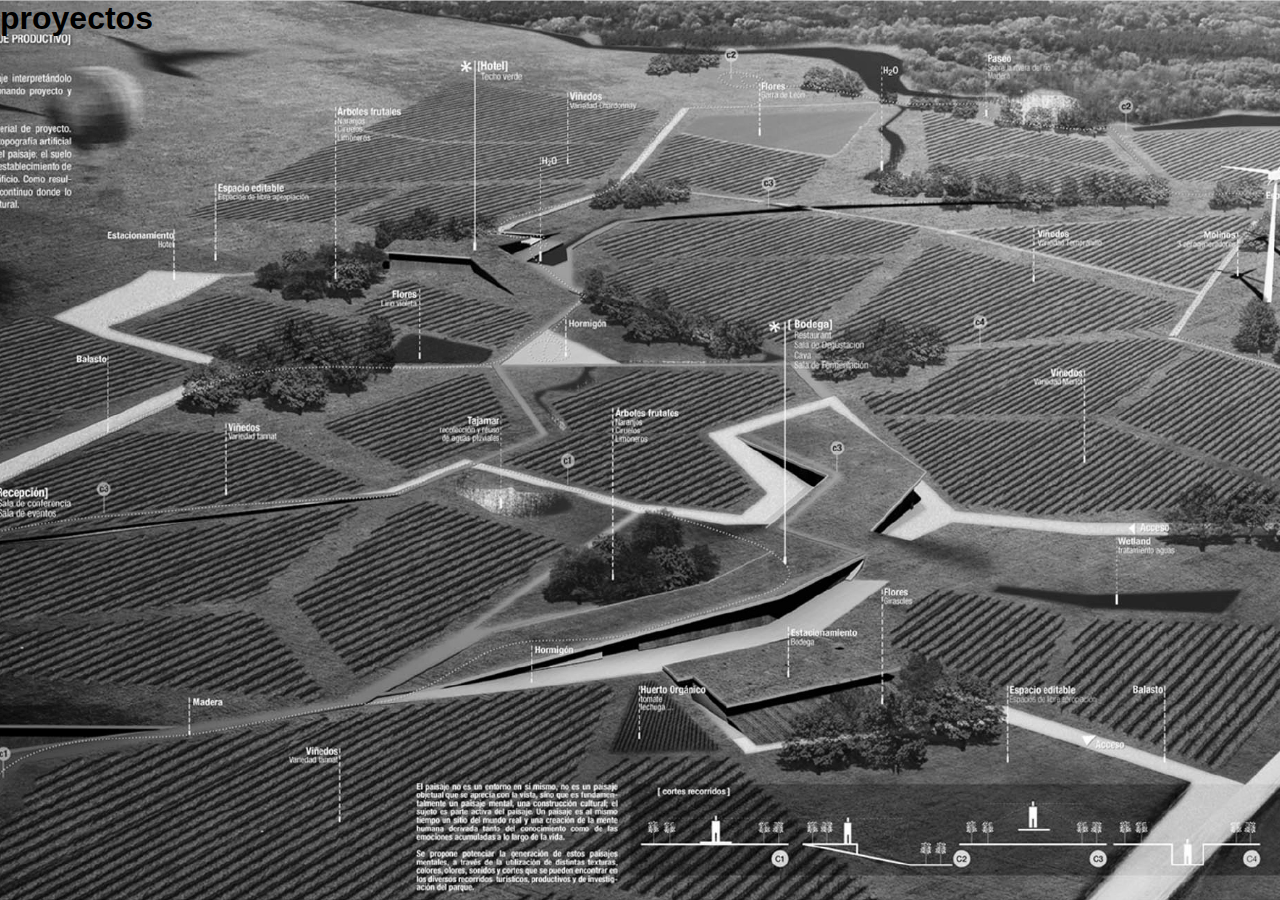
<file: architecture.html>
<!DOCTYPE html>
<html lang="en">
<head>
    <meta charset="UTF-8">
    <meta http-equiv="X-UA-Compatible" content="IE=edge">
    <meta name="viewport" content="width=device-width, initial-scale=1.0">
    <title>Architecture</title>
    <link rel="stylesheet" href="estilos.css">
</head>
<body>
    <main>
        <h1>proyectos</h1>
    </main>
</body>
</html>
</file>
<file: estilos.css>
@import url('https://fonts.googleapis.com/css2?family=Montserrat:wght@100;700&display=swap');

* {
    margin: 0;
    padding: 0;
    box-sizing: border-box;
}

html{
    scroll-behavior: smooth;
}

header {
    height: 80px;
    width: 100%;
    background-color: white;
    text-transform: capitalize;
    padding: 0px;
    font-family: 'Roboto', sans-serif;
    margin-top: 20px;
}

.navbar {
background-color: #ffff !important;
}

.navbar a{
    color: black !important;
    
    
}

.navbar-brand{
        font-weight: bold !important;

}
.navbar-toggler{
    background-color: grey;

}

.navbar-toggler i{
    color: yellow;
    font-size: 15px;
    text-align: center;

}

.nav-link:hover {
    color: yellow !important;
}

.barra a:hover {
    color: rgb(2, 2, 2);
    background-color: yellow;
}

main {
    height: 100vh;
    width: 100%;
    color: black;
    background-color: white;
    background-image: url(img/camposliquidos.jpg);
    background-size: cover;
    background-position: center;
    font-family: 'Roboto', sans-serif;
    
}

.call {
    color: rgb(0, 0, 0);
    width: 40%;
    float: right;
    background-color: rgba(255, 255, 255, 0.555);
    padding: 20px;
    font-family: 'Roboto', sans-serif;
    font-size: 14px;
    margin: 30px;
}

h1 {
    color: rgb(0, 0, 0);
    margin-bottom: 20px;
}

.call p {
    margin-bottom: 30px;
}

.call a {
    background-color: black;
    color: #ffff;
    text-decoration: none;
    padding: 10px;
    border-radius: 5px;
}

.call a:hover {
    background-color: yellow;
    color: black;
}

h2 {
    text-align: center;
    background-color: yellow;
    font-size: 25px;
    font-weight: bold;
    font-family: Verdana;
    text-transform: uppercase;
    padding: 20px;
}

h3 {
    text-align: left;
    color: yellow;
    font-size: 25px;
    font-weight: bold;
    font-family: Verdana;
    text-transform: uppercase;
    padding: 0px;
}

h4{
    text-align: center;
    font-family: 'Roboto', sans-serif;
    padding: 10px;

}

.item {
    height: 210px;;
    width: 100%;
    background-color: grey;
    text-align: start;
    font-size: 20px;
    font-weight: bold;
    font-family: 'Roboto', sans-serif;
}

.sec {
    height: auto;
    width: 100%;
    background-color: #ffff;
    display: grid;
    grid-template-columns: 1fr 1fr 1fr;
    grid-template-rows: repeat(4, 200px);
    padding: 50px;
    grid-gap: 50px;
    margin-top: 50px;
    margin-bottom: 50px;
}

.item{
    background-color: aqua;
    background-size: cover;
    background-position: center;
}

.item1{
    background-image: url(img/camposliquidos.jpg);
    
}

.item2{
    background-image: url(img/o2.jpg);
    
}

.item3{
    background-image: url(img/IMG_20211007_163348.jpg);
    
}

.item4{
    background-image: url(img/IMG_20211007_163414.jpg);
    
}

.item5{
    background-image: url(img/IMG_20211007_163423.jpg);
    
}

.item6{
    background-image: url(img/IMG_20211007_163524.jpg);
    
}

.item7{
    background-image: url(img/IMG_20211007_163533.jpg);
    
}

.item8{
    background-image: url(img/IMG_20211007_163600.jpg);
    
}

.item9{
    background-image: url(img/o2.jpg);
}

.item10{
    background-image: url(img/o2.jpg);
}

.item11{
    background-image: url(img/o2.jpg);
}

footer {
    text-align: center;
    font-size: 16px;
    background-color: #ffff;
    font-family: Verdana, Geneva, Tahoma, sans-serif;
    padding: 10px;
    font-family: 'Montserrat', sans-serif;
    font-style: normal;
}

p::selection{
    background-color: yellow;
    color: black;
}

footer p{
    margin-bottom: 15px;
}

footer i{
    font-size: 30px;
    letter-spacing: 20px; 

}

.subir{
    height: 40px;
    width: 40px;
    background-color: yellow;
    color: black;
    position: fixed;
    right: 40px;
    bottom: 40px;
    font-size: 30px;
    text-align: center;
    line-height: 40px;
}

.mapa{
    background-image: url(img/mapa\ malvin.png);
    height: 500px;
    background-size: cover;
    background-position: center;
}

::-webkit-scrollbar{
    background-color: yellow;
}

@media only screen and (min-width: 768px)
{
    .sec1{
        grid-template-columns: 1fr 1fr 1fr;
        grid-template-rows: repeat(3, 200px);
        
    }

    .item1{
        grid-column: 1/3;
        grid-row: 1/2
    }
}

@media only screen and (min-width: 480px) and (max-width: 768px)
{
    .sec1{
        grid-template-columns: 1fr 1fr;
        grid-template-rows: repeat(4, 200px);
        
    }
}

@media only screen and (min-width: 0px) and (max-width: 480px)
{
    .sec1{
        grid-template-columns: 1fr;
        grid-template-rows: repeat(8, 200px);
    }

}
</file>
